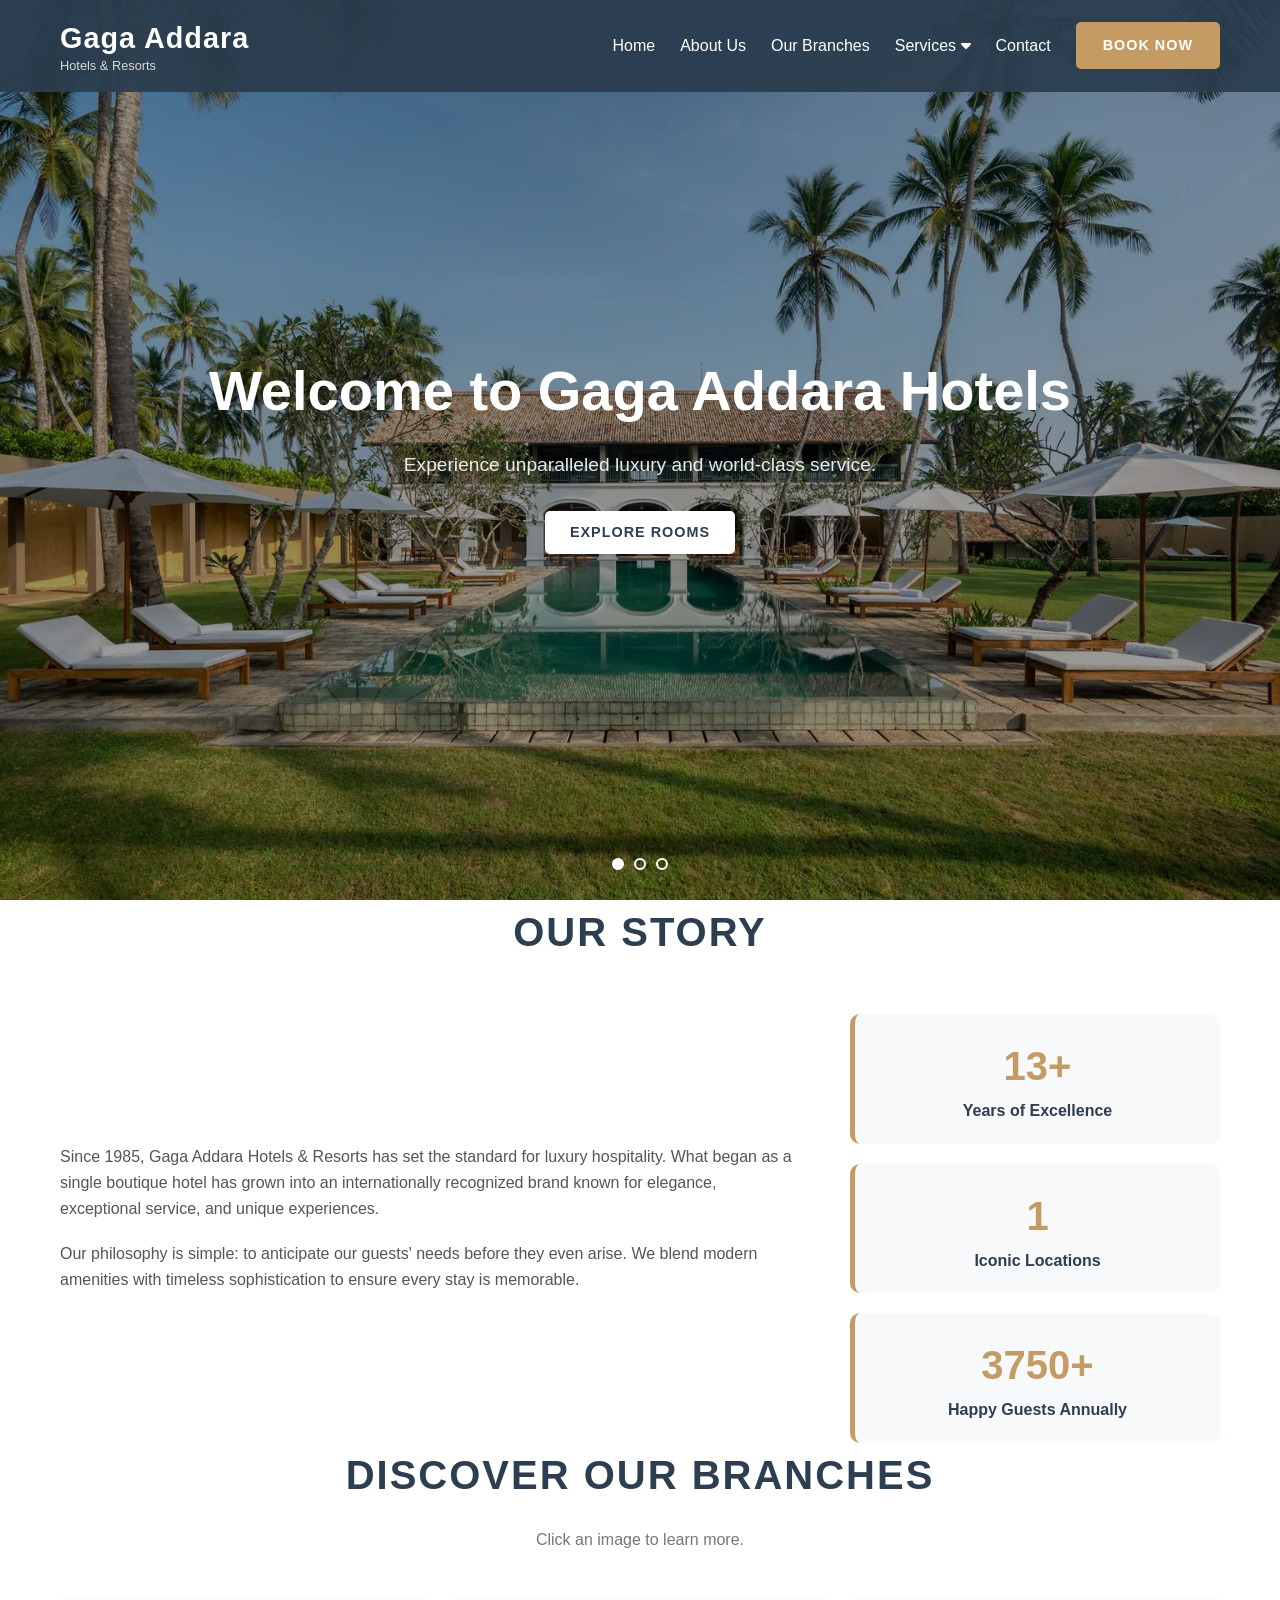
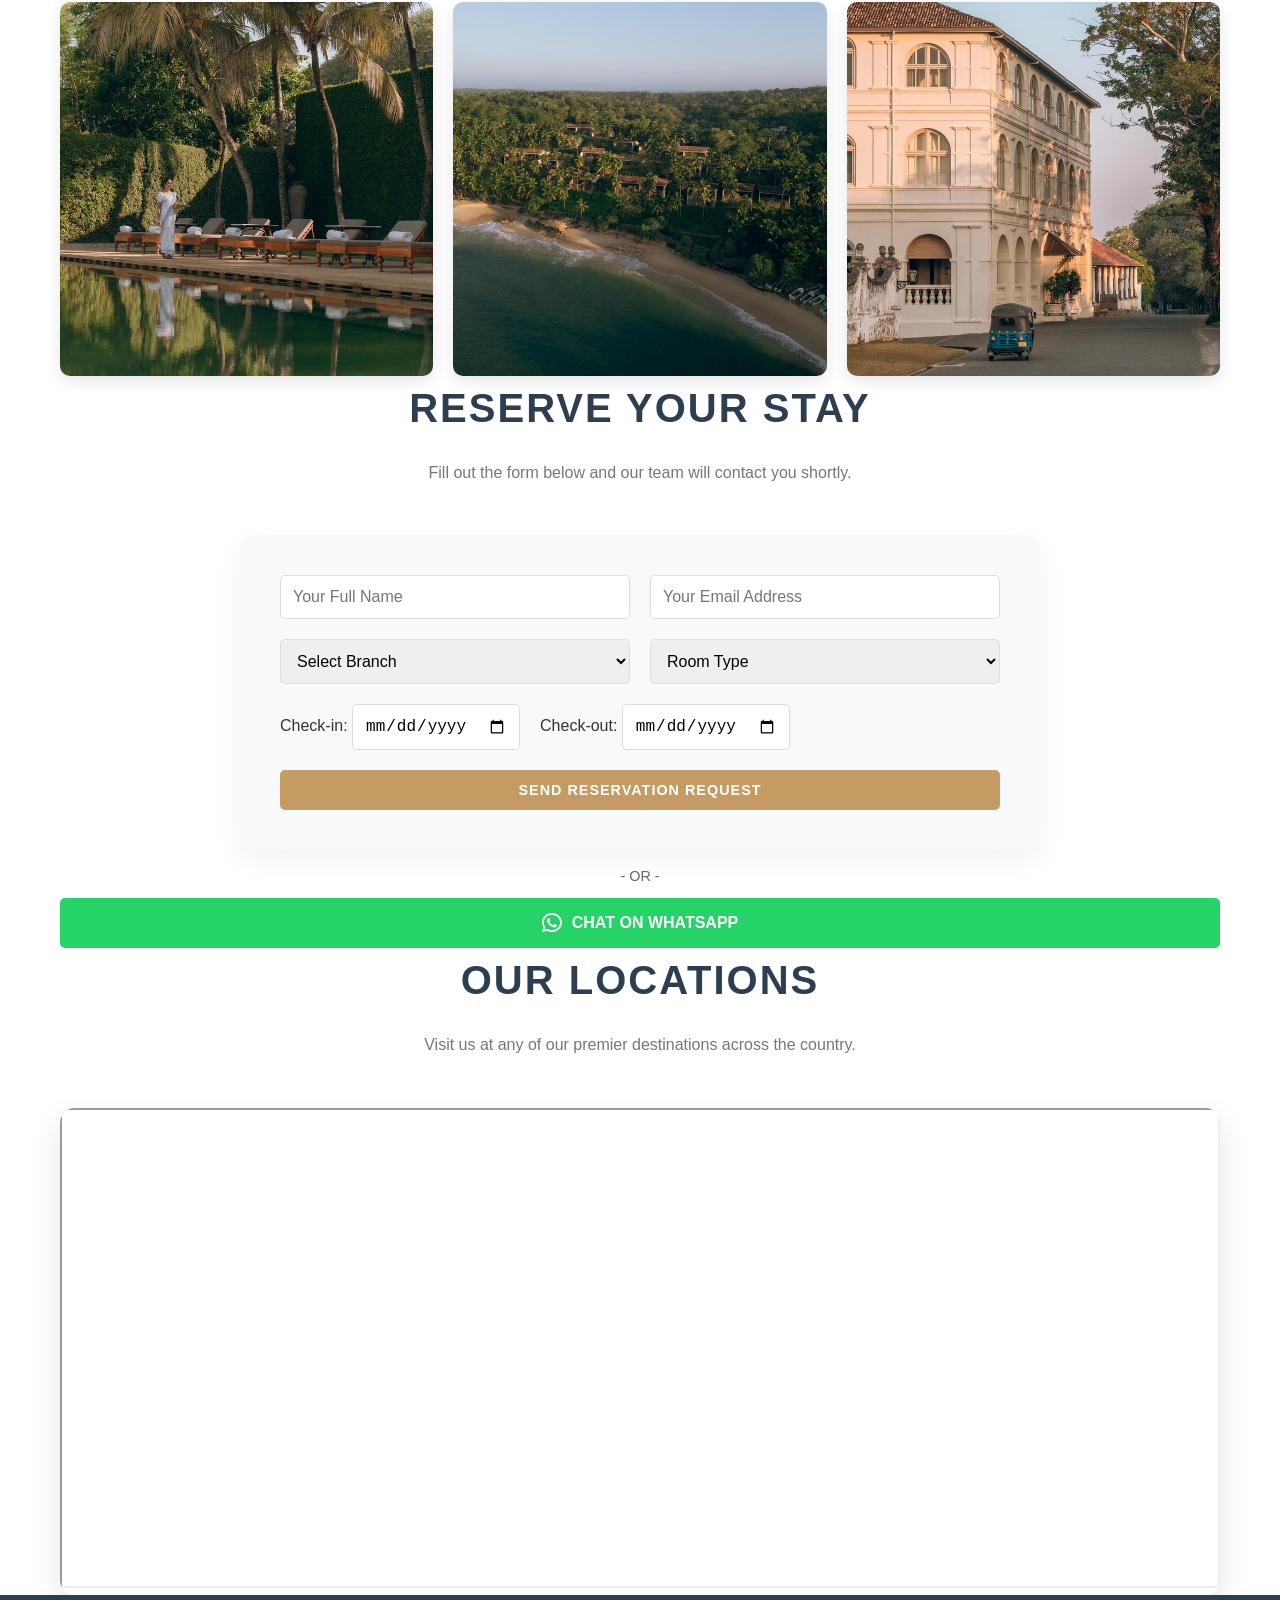
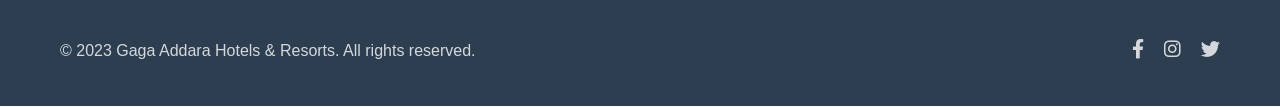
<file: index.html>
<!DOCTYPE html>
<html lang="en">
<head>
    <meta charset="UTF-8">
    <meta name="viewport" content="width=device-width, initial-scale=1.0">
    <title>Gaga Addara Hotels | Luxury Redefined</title>
    <link rel="stylesheet" href="style.css">
    <link rel="stylesheet" href="https://cdnjs.cloudflare.com/ajax/libs/font-awesome/6.0.0/css/all.min.css">
</head>
<body>

    <header>
        <div class="container nav-container">
            <div class="logo">
                <h1>Gaga Addara</h1>
                <p>Hotels & Resorts</p>
            </div>
            <nav>
                <ul class="nav-links">
                    <li><a href="#">Home</a></li>
                    <li><a href="#about">About Us</a></li>
                    <li><a href="#branches">Our Branches</a></li>
                    <li class="dropdown">
                    <a href="#" class="dropbtn">Services <i class="fas fa-caret-down"></i></a>
                    <div class="dropdown-content">
                        <a href="rooms.html">Luxury Rooms</a>
                        <a href="dining.html">Fine Dining</a>
                        <a href="spa.html">Spa & Wellness</a>
                        <a href="events.html">Event Spaces</a>
                    </div>
                    </li>
                    <li><a href="#contact">Contact</a></li>
                    <li><a href="#" class="btn-book">Book Now</a></li>
                </ul>
            </nav>
        </div>
    </header>

    <section class="hero">
        <div class="slider">
            <div class="slide active" style="background-image: url('hero1.jpg');">
                <div class="hero-content container">
                    <h2>Welcome to Gaga Addara Hotels</h2>
                    <p>Experience unparalleled luxury and world-class service.</p>
                    <a href="#" class="btn-primary">Explore Rooms</a>
                </div>
            </div>
            <div class="slide" style="background-image: url('hero2.jpg');">
                <div class="hero-content container">
                    <h2>Breathtaking Views</h2>
                    <p>Discover stunning locations and unforgettable vistas.</p>
                    <a href="#" class="btn-primary">Our Locations</a>
                </div>
            </div>
            <div class="slide" style="background-image: url('hero3.jpg');">
                <div class="hero-content container">
                    <h2>Exceptional Dining</h2>
                    <p>Indulge in culinary masterpieces by award-winning chefs.</p>
                    <a href="#" class="btn-primary">View Menus</a>
                </div>
            </div>
        </div>
        <div class="slider-dots">
            <span class="dot active" onclick="currentSlide(0)"></span>
            <span class="dot" onclick="currentSlide(1)"></span>
            <span class="dot" onclick="currentSlide(2)"></span>
        </div>
    </section>

    <section id="about" class="about-us container">
        <h2>Our Story</h2>
        <div class="about-content">
            <div class="about-text">
                <p>Since 1985, Gaga Addara Hotels & Resorts has set the standard for luxury hospitality. What began as a single boutique hotel has grown into an internationally recognized brand known for elegance, exceptional service, and unique experiences.</p>
                <p>Our philosophy is simple: to anticipate our guests' needs before they even arise. We blend modern amenities with timeless sophistication to ensure every stay is memorable.</p>
            </div>
            <div class="about-highlight">
                <div class="stat-item">
                    <h3 data-target="35" data-suffix="+">0+</h3>
                    <p>Years of Excellence</p>
                </div>
                <div class="stat-item">
                    <h3 data-target="3" data-suffix="">0</h3>
                    <p>Iconic Locations</p>
                </div>
                <div class="stat-item">
                    <h3 data-target="10000" data-suffix="+">0K+</h3>
                    <p>Happy Guests Annually</p>
                </div>
            </div>
        </div>
    </section>

    <section id="branches" class="branches container">
        <h2>Discover Our Branches</h2>
        <p class="subtitle">Click an image to learn more.</p>
        
        <div class="branch-grid">
            <div class="branch-card" onclick="openPopup('city-retreat')">
                <div class="branch-image branch1">
                    <div class="branch-overlay">
                        <h3>The City Retreat</h3>
                    </div>
                </div>
            </div>
            <div class="branch-card" onclick="openPopup('coastal-haven')">
                <div class="branch-image branch2">
                    <div class="branch-overlay">
                        <h3>Coastal Haven</h3>
                    </div>
                </div>
            </div>
            <div class="branch-card" onclick="openPopup('mountain-escape')">
                <div class="branch-image branch3">
                    <div class="branch-overlay">
                        <h3>Mountain Escape</h3>
                    </div>
                </div>
            </div>
        </div>
    </section>

    <div id="popup-city-retreat" class="popup-modal">
        <div class="popup-content">
            <span class="close-popup" onclick="closePopup('city-retreat')">&times;</span>
            <img src="branch1.jpg" alt="City Retreat">
            <h3>The City Retreat - Metropolis</h3>
            <p>Located in the heart of the bustling city, The City Retreat offers sophisticated luxury for business travelers and urban explorers alike. Enjoy panoramic city views, a rooftop infinity pool, and easy access to major landmarks.</p>
            <a href="#" class="btn-secondary">Book City Retreat</a>
        </div>
    </div>

    <div id="popup-coastal-haven" class="popup-modal">
        <div class="popup-content">
            <span class="close-popup" onclick="closePopup('coastal-haven')">&times;</span>
            <img src="branch2.jpg" alt="Coastal Haven">
            <h3>Coastal Haven - Seaside</h3>
            <p>Escape to tranquility at Coastal Haven, where sun-drenched beaches meet world-class luxury. Our private villas offer direct beach access, an award-winning spa, and exceptional seafood dining with ocean views.</p>
            <a href="#" class="btn-secondary">Book Coastal Haven</a>
        </div>
    </div>

    <div id="popup-mountain-escape" class="popup-modal">
        <div class="popup-content">
            <span class="close-popup" onclick="closePopup('mountain-escape')">&times;</span>
            <img src="branch3.jpg" alt="Mountain Escape">
            <h3>Mountain Escape - Alps</h3>
            <p>Discover adventure and serenity at Mountain Escape. Nestled in stunning alpine scenery, we offer ski-in/ski-out access in winter and panoramic hiking trails in summer. Relax by cozy fireplaces and enjoy authentic mountain cuisine.</p>
            <a href="#" class="btn-secondary">Book Mountain Escape</a>
        </div>
    </div>

<section id="booking" class="container">
    <h2>Reserve Your Stay</h2>
    <p class="subtitle">Fill out the form below and our team will contact you shortly.</p>
    
    <div class="booking-form-container">
        <form action="https://formspree.io/f/maqprpln" method="POST" class="booking-form">
            <div class="form-group">
                <input type="text" name="name" placeholder="Your Full Name" required>
                <input type="email" name="email" placeholder="Your Email Address" required>
            </div>
            <div class="form-group">
                <select name="branch" required>
                    <option value="" disabled selected>Select Branch</option>
                    <option value="city">The City Retreat</option>
                    <option value="coastal">Coastal Haven</option>
                    <option value="mountain">Mountain Escape</option>
                </select>
                <select name="room-type" required>
                    <option value="" disabled selected>Room Type</option>
                    <option value="deluxe">Deluxe Room</option>
                    <option value="suite">Executive Suite</option>
                    <option value="villa">Private Villa</option>
                </select>
            </div>
            <div class="form-group">
                <label>Check-in: <input type="date" name="check-in" required></label>
                <label>Check-out: <input type="date" name="check-out" required></label>
            </div>
            <button type="submit" class="btn-book" style="width: 100%; cursor: pointer;">Send Reservation Request</button>
        </form>
    </div>
        <div style="margin-top: 15px; text-align: center;">
            <p style="margin-bottom: 10px; font-size: 0.9rem; color: #666;">- OR -</p>
            <a href="https://wa.me/94757119316?text=Hello%20Grand%20Horizon,%20I%20would%20like%20to%20inquire%20about%20a%20booking." 
            target="_blank" class="btn-whatsapp">
            <i class="fab fa-whatsapp"></i> Chat on WhatsApp
            </a>
        </div>
</section>
<section id="location" class="container">
    <h2>Our Locations</h2>
    <p class="subtitle">Visit us at any of our premier destinations across the country.</p>
    <div class="map-container">
        <iframe src="https://www.google.com/maps/d/u/0/embed?mid=1XQIoa032RmcynYgpZM0n4JdXygsI3FE&ehbc=2E312F" width="100%" height="480"></iframe>
    </div>
</section>
    <footer id="contact">
        <div class="container footer-content">
            <p>&copy; 2023 Gaga Addara Hotels & Resorts. All rights reserved.</p>
            <div class="social-links">
                <a href="#"><i class="fab fa-facebook-f"></i></a>
                <a href="#"><i class="fab fa-instagram"></i></a>
                <a href="#"><i class="fab fa-twitter"></i></a>
            </div>
        </div>
    </footer>

    <script src="script.js"></script>
</body>
</html>
</file>
<file: style.css>
/* =========================================
   GENERAL STYLES & RESET
========================================= */
:root {
    --primary-color: #c49b63; /* Elegant Gold */
    --secondary-color: #2c3e50; /* Dark Blue/Gray */
    --text-color: #333;
    --light-color: #f8f9fa;
    --white: #ffffff;
    --transition: all 0.3s ease;
}

* {
    margin: 0;
    padding: 0;
    box-sizing: border-box;
}

body {
    font-family: 'Segoe UI', Tahoma, Geneva, Verdana, sans-serif;
    color: var(--text-color);
    line-height: 1.6;
    background-color: var(--white);
    overflow-x: hidden;
}

.container {
    max-width: 1200px;
    margin: 0 auto;
    padding: 0 20px;
}

ul {
    list-style: none;
}

a {
    text-decoration: none;
    color: inherit;
    transition: var(--transition);
}

h2 {
    font-size: 2.5rem;
    color: var(--secondary-color);
    text-align: center;
    margin-bottom: 20px;
    text-transform: uppercase;
    letter-spacing: 2px;
}

.subtitle {
    text-align: center;
    color: #777;
    margin-bottom: 50px;
}

section {
    padding: 80px 0;
}

/* BUTTONS */
.btn-book, .btn-primary, .btn-secondary {
    display: inline-block;
    padding: 10px 25px;
    border-radius: 5px;
    font-weight: bold;
    text-transform: uppercase;
    letter-spacing: 1px;
    font-size: 0.9rem;
}

.btn-book {
    background-color: var(--primary-color);
    color: var(--white);
    border: 2px solid var(--primary-color);
}

.btn-book:hover {
    background-color: transparent;
    color: var(--primary-color);
}

.btn-primary {
    background-color: var(--white);
    color: var(--secondary-color);
}

.btn-primary:hover {
    background-color: var(--primary-color);
    color: var(--white);
}

.btn-secondary {
    background-color: var(--primary-color);
    color: var(--white);
    margin-top: 20px;
}

.btn-secondary:hover {
    background-color: var(--secondary-color);
}

/* =========================================
   HEADER & NAVIGATION
========================================= */
header {
    background-color: rgba(44, 62, 80, 0.95);
    color: var(--white);
    padding: 15px 0;
    position: fixed;
    width: 100%;
    top: 0;
    z-index: 1000;
}

.nav-container {
    display: flex;
    justify-content: space-between;
    align-items: center;
}

.logo h1 {
    font-size: 1.8rem;
    margin: 0;
    letter-spacing: 1px;
}

.logo p {
    font-size: 0.8rem;
    opacity: 0.8;
    margin: -5px 0 0 0;
}

.nav-links {
    display: flex;
    align-items: center;
    gap: 25px;
}

.nav-links a:not(.btn-book) {
    font-weight: 500;
}

.nav-links a:not(.btn-book):hover {
    color: var(--primary-color);
}

/* DROPDOWN SERVICES */
.dropdown {
    position: relative;
    display: inline-block;
}

.dropdown-content {
    display: none;
    position: absolute;
    background-color: var(--white);
    min-width: 180px;
    box-shadow: 0px 8px 16px rgba(0,0,0,0.2);
    z-index: 1;
    border-radius: 5px;
    top: 100%;
    left: 0;
    margin-top: 10px;
}

.dropdown-content a {
    color: var(--secondary-color) !important;
    padding: 12px 16px;
    display: block;
    border-bottom: 1px solid #eee;
}

.dropdown-content a:last-child {
    border-bottom: none;
}

.dropdown-content a:hover {
    background-color: #f1f1f1;
}

/* Show dropdown on hover */
.dropdown:hover .dropdown-content {
    display: block;
}

/* =========================================
   HERO SLIDER
========================================= */
.hero {
    height: 100vh;
    position: relative;
    padding: 0; /* Override default section padding */
}

.slider {
    width: 100%;
    height: 100%;
    position: relative;
}

.slide {
    position: absolute;
    top: 0;
    left: 0;
    width: 100%;
    height: 100%;
    background-size: cover;
    background-position: center;
    background-repeat: no-repeat;
    opacity: 0;
    transition: opacity 1s ease-in-out;
    display: flex;
    align-items: center;
    justify-content: center;
}

.slide.active {
    opacity: 1;
    z-index: 1;
}

/* Add dark overlay to slides */
.slide::after {
    content: '';
    position: absolute;
    top: 0;
    left: 0;
    width: 100%;
    height: 100%;
    background-color: rgba(0, 0, 0, 0.4);
}

.hero-content {
    text-align: center;
    color: var(--white);
    position: relative;
    z-index: 2; /* Sit above the overlay */
}

.hero-content h2 {
    color: var(--white);
    font-size: 3.5rem;
    margin-bottom: 15px;
    text-transform: none;
    letter-spacing: normal;
}

.hero-content p {
    font-size: 1.2rem;
    margin-bottom: 30px;
    opacity: 0.9;
}

/* SLIDER DOTS */
.slider-dots {
    position: absolute;
    bottom: 30px;
    left: 50%;
    transform: translateX(-50%);
    display: flex;
    gap: 10px;
    z-index: 10;
}

.dot {
    width: 12px;
    height: 12px;
    border: 2px solid var(--white);
    border-radius: 50%;
    cursor: pointer;
    background-color: transparent;
    transition: var(--transition);
}

.dot.active, .dot:hover {
    background-color: var(--white);
}

/* =========================================
   ABOUT US
========================================= */
.about-content {
    display: flex;
    gap: 50px;
    margin-top: 50px;
    align-items: center;
}

.about-text {
    flex: 2;
}

.about-text p {
    margin-bottom: 20px;
    color: #555;
}

.about-highlight {
    flex: 1;
    display: flex;
    flex-direction: column;
    gap: 20px;
}

.stat-item {
    background-color: var(--light-color);
    padding: 20px;
    border-radius: 10px;
    text-align: center;
    border-left: 5px solid var(--primary-color);
}

.stat-item h3 {
    font-size: 2.5rem;
    color: var(--primary-color);
}

.stat-item p {
    color: var(--secondary-color);
    font-weight: 600;
}

/* =========================================
   UPDATED BRANCHES GRID (Sharp Text, Blurry Image)
========================================= */
.branch-grid {
    display: grid;
    grid-template-columns: repeat(3, 1fr);
    gap: 20px;
}

.branch-card {
    position: relative; /* This keeps the text locked inside the card */
    cursor: pointer;
    border-radius: 10px;
    overflow: hidden;
    aspect-ratio: 1 / 1;
    box-shadow: 0 5px 15px rgba(0,0,0,0.1);
}

.branch-image {
    width: 100%;
    height: 100%;
    position: relative;
    transition: transform 0.5s ease;
}

.branch-image::before {
    content: '';
    position: absolute;
    top: 0;
    left: 0;
    width: 100%;
    height: 100%;
    background-size: cover;
    background-position: center;
    transition: filter 0.5s ease;
}

.branch-image.branch1::before {
    background-image: url('branch1.jpg');
}

.branch-image.branch2::before {
    background-image: url('branch2.jpg');
}

.branch-image.branch3::before {
    background-image: url('branch3.jpg');
}

.branch-overlay {
    position: absolute;
    top: 0;
    left: 0;
    width: 100%;
    height: 100%;
    background-color: rgba(44, 62, 80, 0.5); /* Semi-transparent dark cover */
    display: flex;
    align-items: center;
    justify-content: center;
    opacity: 0; /* Hidden by default */
    transition: opacity 0.4s ease-in-out;
    z-index: 2; /* Ensures text stays ON TOP of the blur */
}

.branch-overlay h3 {
    color: #ffffff;
    font-size: 1.8rem;
    text-transform: uppercase;
    letter-spacing: 2px;
    text-shadow: 2px 2px 10px rgba(0,0,0,0.5); /* Makes text pop */
}

/* --- THE HOVER TRICK --- */

/* 1. Only blur the background image (::before) when the card is hovered */
.branch-card:hover .branch-image::before {
    filter: blur(8px);
}

/* 2. Optional: slight zoom for a modern feel */
.branch-card:hover .branch-image {
    transform: scale(1.1);
}

/* 3. Show the overlay (text) without any blur */
.branch-card:hover .branch-overlay {
    opacity: 1;
}

/* =========================================
   POPUP MODALS
========================================= */
.popup-modal {
    display: none; /* Hidden by default */
    position: fixed;
    z-index: 2000;
    left: 0;
    top: 0;
    width: 100%;
    height: 100%;
    overflow: auto;
    background-color: rgba(0, 0, 0, 0.8); /* Semi-transparent black background */
    backdrop-filter: blur(5px); /* Add blur to background content */
}

/* Center the content */
.popup-modal.show {
    display: flex;
    justify-content: center;
    align-items: center;
}

.popup-content {
    background-color: var(--white);
    padding: 30px;
    border-radius: 10px;
    max-width: 600px;
    width: 90%;
    text-align: center;
    position: relative;
    animation: slideInDown 0.5s ease-out; /* Add entry animation */
}

/* Popup entry animation */
@keyframes slideInDown {
    from {
        transform: translateY(-50px);
        opacity: 0;
    }
    to {
        transform: translateY(0);
        opacity: 1;
    }
}

.close-popup {
    position: absolute;
    top: 15px;
    right: 25px;
    color: #aaa;
    font-size: 30px;
    font-weight: bold;
    cursor: pointer;
    transition: var(--transition);
}

.close-popup:hover {
    color: var(--primary-color);
}

.popup-content img {
    width: 100%;
    height: 250px;
    object-fit: cover;
    border-radius: 10px;
    margin-bottom: 20px;
}

.popup-content h3 {
    font-size: 2rem;
    color: var(--secondary-color);
    margin-bottom: 10px;
}

.popup-content p {
    color: #666;
    margin-bottom: 10px;
}

/* Prevent scrolling when popup is open */
body.modal-open {
    overflow: hidden;
}

/* =========================================
   FOOTER
========================================= */
footer {
    background-color: var(--secondary-color);
    color: rgba(255, 255, 255, 0.8);
    padding: 40px 0;
    text-align: center;
}

.footer-content {
    display: flex;
    justify-content: space-between;
    align-items: center;
}

.social-links {
    display: flex;
    gap: 20px;
}

.social-links a {
    font-size: 1.2rem;
}

.social-links a:hover {
    color: var(--primary-color);
    transform: translateY(-3px);
}

/* =========================================
   MOBILE RESPONSIVE STYLES
========================================= */

@media (max-width: 768px) {
    
    /* 1. Header & Navigation */
    .nav-container {
        flex-direction: column; /* Stack logo above menu */
        text-align: center;
    }

    .nav-links {
        margin-top: 15px;
        gap: 10px;
        flex-wrap: wrap; /* Let buttons wrap to next line if needed */
        justify-content: center;
    }

    .nav-links li {
        font-size: 0.85rem;
    }

    /* 2. Hero Section (Slider) */
    .hero-content h2 {
        font-size: 2.2rem; /* Shrink title for phone screens */
    }

    .hero-content p {
        font-size: 1rem;
        padding: 0 10px;
    }

    /* 3. About Us Section */
    .about-content {
        flex-direction: column; /* Stack text and stats vertically */
        gap: 30px;
    }

    .about-text {
        text-align: center;
    }

    /* 4. Branches Grid (The Big Change) */
    .branch-grid {
        grid-template-columns: 1fr; /* Change from 3 columns to 1 */
        gap: 20px;
    }

    .branch-card {
        aspect-ratio: 1 / 1; /* Keep cards square on mobile */
    }

    /* 5. Popup Modals */
    .popup-content {
        width: 95%;
        padding: 20px;
    }

    .popup-content h3 {
        font-size: 1.5rem;
    }

    /* 6. Footer */
    .footer-content {
        flex-direction: column;
        gap: 20px;
    }
}

.booking-form-container {
    background: var(--light-color);
    padding: 40px;
    border-radius: 15px;
    max-width: 800px;
    margin: 0 auto;
    box-shadow: 0 10px 30px rgba(0,0,0,0.05);
}

.form-group {
    display: flex;
    gap: 20px;
    margin-bottom: 20px;
}

.booking-form input, 
.booking-form select {
    flex: 1;
    padding: 12px;
    border: 1px solid #ddd;
    border-radius: 5px;
    font-size: 1rem;
}

@media (max-width: 600px) {
    .form-group {
        flex-direction: column;
    }
}

.btn-whatsapp {
    display: flex;
    align-items: center;
    justify-content: center;
    gap: 10px;
    background-color: #25D366; /* WhatsApp Green */
    color: white;
    padding: 12px 25px;
    border-radius: 5px;
    font-weight: bold;
    text-transform: uppercase;
    transition: var(--transition);
    border: none;
    width: 100%; /* Match the width of the other button */
}

.btn-whatsapp:hover {
    background-color: #128C7E; /* Darker WhatsApp Green */
    transform: translateY(-2px);
    box-shadow: 0 5px 15px rgba(37, 211, 102, 0.3);
}

.btn-whatsapp i {
    font-size: 1.4rem;
}
/* Page Banner for Internal Pages */
.page-banner {
    height: 40vh;
    background-size: cover;
    background-position: center;
    display: flex;
    align-items: center;
    justify-content: center;
    text-align: center;
    color: white;
    margin-top: 70px; /* Space for the fixed header */
}

.page-banner h1 {
    font-size: 3rem;
    color: white;
}

/* Room Details Layout */
.room-row {
    display: flex;
    gap: 40px;
    margin: 50px 0;
    align-items: center;
}

.room-info {
    flex: 1;
}

.room-gallery {
    flex: 1;
    display: grid;
    grid-template-columns: 1fr 1fr;
    gap: 10px;
}

.room-gallery img {
    width: 100%;
    border-radius: 5px;
    transition: transform 0.3s;
}

.room-gallery img:hover {
    transform: scale(1.05);
}

.amenities {
    margin: 20px 0;
    padding: 0;
}

.amenities li {
    margin-bottom: 10px;
    color: #666;
}

.amenities i {
    color: var(--primary-color);
    margin-right: 10px;
}

/* Responsive fix for the new page */
@media (max-width: 768px) {
    .room-row {
        flex-direction: column;
    }
}
.map-container {
    margin-top: 30px;
    border-radius: 15px;
    overflow: hidden; /* Rounds the corners of the map */
    box-shadow: 0 10px 30px rgba(0,0,0,0.1);
}
</file>
